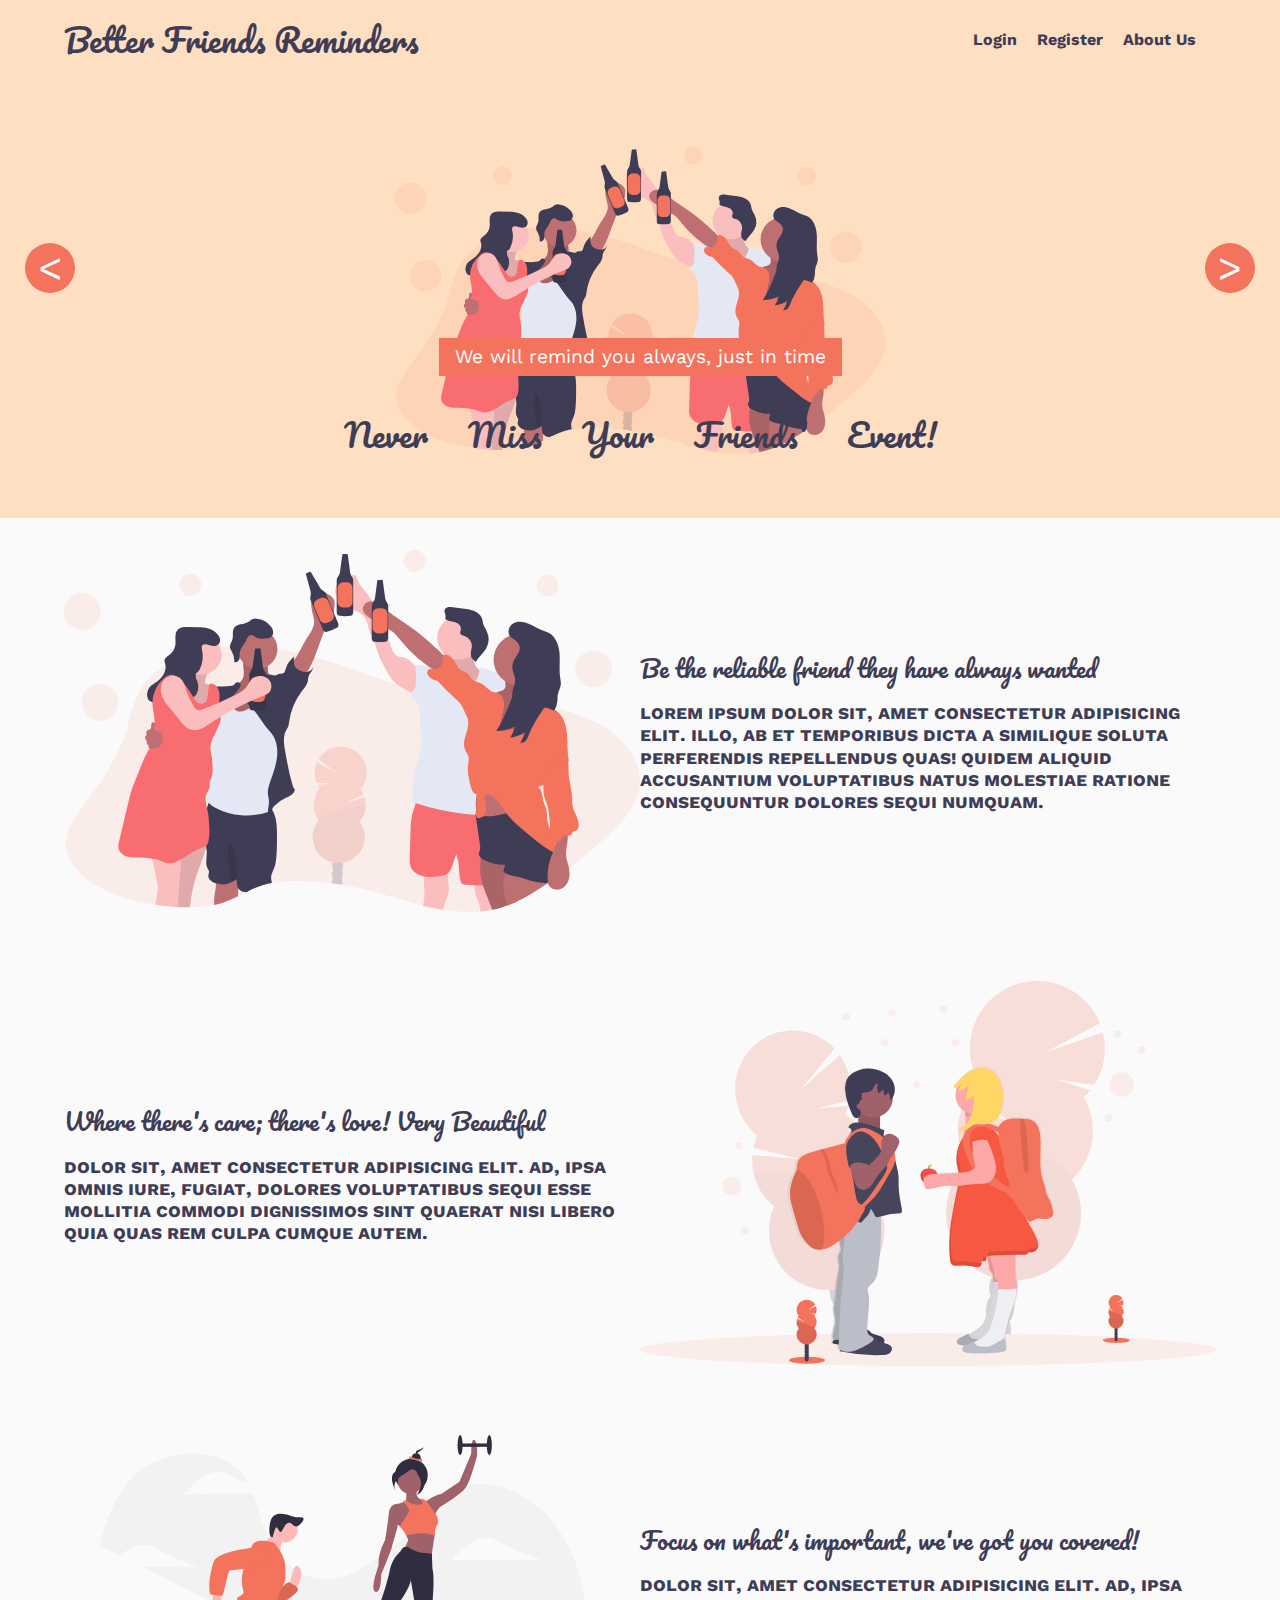
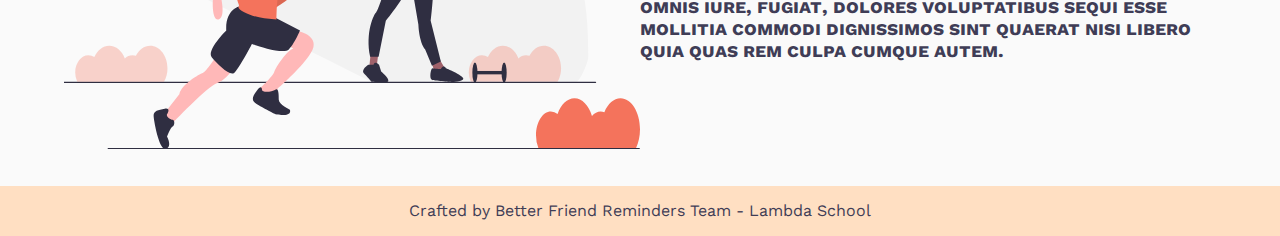
<file: index.html>
<!DOCTYPE html>
<html lang="en">
  <head>
    <meta charset="UTF-8" />
    <meta name="viewport" content="width=device-width, initial-scale=1.0" />
    <meta http-equiv="X-UA-Compatible" content="ie=edge" />
    <link href="https://fonts.googleapis.com/css?family=Pacifico|Work+Sans&display=swap" rel="stylesheet" />
    />
    <link rel="stylesheet" href="CSS/index.css" />
    <script src="main.js" defer></script>
    <script src="Carousel/Carousel.js" defer></script>
    <title>Better Friends Reminders</title>
  </head>
  <body>
    <header>
        <div class="nav-toggle">
          <div class="bar"></div>
          <div class="bar"></div>
          <div class="bar"></div>
        </div>
      <section class="nav-wrapper">
        <a href="/"><h1 class="logo">Better Friends Reminders</h1></a>
        <nav>
          <a href="https://silly-benz-15c701.netlify.com/">Login</a>
          <a href="https://silly-benz-15c701.netlify.com/">Register</a>
          <a href="about.html">About Us</a>
        </nav>
      </section>
      <div class="carousel">
        <div class="left-button">
          <</div> <img src="./assets/undraw_having_fun_iais.svg" />
          <img src="./assets/undraw_hire_te5y.svg" />
          <img src="./assets/undraw_true_friends_c94g.svg" />
          <img src="./assets/undraw_working_out_6psf.svg" />
          <div class="right-button">></div>
        </div>
      </div>
      <div class="header-text">
        <p>We will remind you always, just in time</p>
        <h1>Never Miss Your Friends' Event!</h1>
      </div>
    </header>
    <main class="container">
      <article class="biz-logic">
        <div class="image">
          <img src="./assets/undraw_having_fun_iais.svg" alt="Fun friends" />
        </div>
        <div class="text">
          <h2>Be the reliable friend they have always wanted</h2>
          <p>
            Lorem ipsum dolor sit, amet consectetur adipisicing elit. Illo, ab
            et temporibus dicta a similique soluta perferendis repellendus quas!
            Quidem aliquid accusantium voluptatibus natus molestiae ratione
            consequuntur dolores sequi numquam.
          </p>
        </div>
      </article>
      <article class="biz-logic even">
        <div class="image">
          <img src="./assets/undraw_true_friends_c94g.svg" alt="True Friend" />
        </div>
        <div class="text">
          <h2>
            Where there's care; there's love! Very Beautiful
          </h2>
          <p>
            Dolor sit, amet consectetur adipisicing elit. Ad, ipsa omnis iure,
            fugiat, dolores voluptatibus sequi esse mollitia commodi dignissimos
            sint quaerat nisi libero quia quas rem culpa cumque autem.
          </p>
        </div>
      </article>
      <article class="biz-logic">
        <div class="image">
          <img src="./assets/undraw_working_out_6psf.svg" alt="True Friend" />
        </div>
        <div class="text">
          <h2>
            Focus on what's important, we've got you covered!
          </h2>
          <p>
            Dolor sit, amet consectetur adipisicing elit. Ad, ipsa omnis iure,
            fugiat, dolores voluptatibus sequi esse mollitia commodi dignissimos
            sint quaerat nisi libero quia quas rem culpa cumque autem.
          </p>
        </div>
      </article>
    </main>
    <footer>
        <p>Crafted by Better Friend Reminders Team - Lambda School</p>
    </footer>
  </body>
</html>
</file>
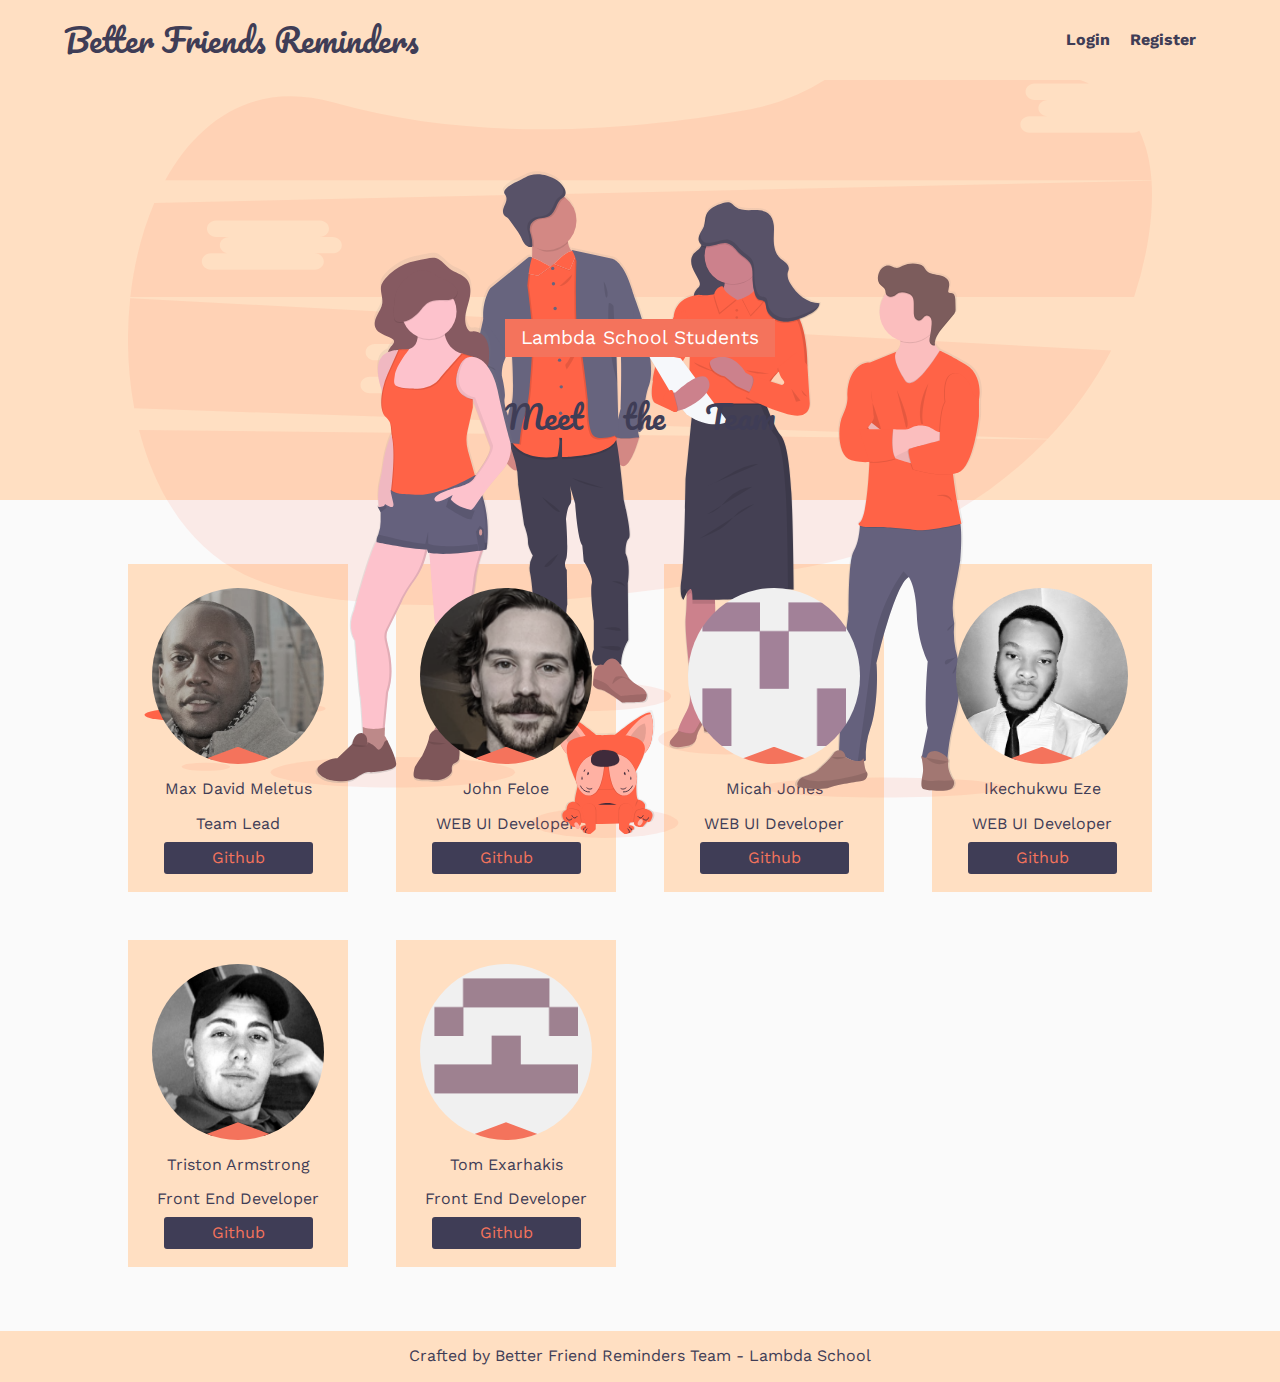
<file: about.html>
<!DOCTYPE html>
<html lang="en">

<head>
    <meta charset="UTF-8" />
    <meta name="viewport" content="width=device-width, initial-scale=1.0" />
    <meta http-equiv="X-UA-Compatible" content="ie=edge" />
    <link href="https://fonts.googleapis.com/css?family=Pacifico|Work+Sans&display=swap" rel="stylesheet" />
    <link rel="stylesheet" href="CSS/index.css" />
    <script src="about.js" defer></script>
    <script src="main.js" defer></script>
    <title>About - Better Friends Reminders</title>
</head>

<body>
    <header>
        <section class="nav-wrapper">
            <a href="/"><h1 class="logo">Better Friends Reminders</h1></a>
            <nav>
                <a href="https://silly-benz-15c701.netlify.com/">Login</a>
                <a href="https://silly-benz-15c701.netlify.com/">Register</a>
            </nav>
        <div class="nav-toggle">
          <div class="bar"></div>
          <div class="bar"></div>
          <div class="bar"></div>
        </div>
        </section>
        <div class="header-img">
        <img src="./assets/undraw_team_spirit_hrr4 (1).svg" alt="" />
        </div>
        <div class="header-text">
            <p>Lambda School Students</p>
            <h1>Meet the Team</h1>
        </div>
    </header>
    <main class="about-container">
        <article>
            <div class="image-con">
                <img src="" alt="">
            </div>
            <div class="body-con">
                <p class="name"></p>
                <p class="role"></p>
                <a href=""></a>
            </div>
        </article>
    </main>
    <footer>
        <p>Crafted by Better Friend Reminders Team - Lambda School</p>
    </footer>
</body>

</html>
</file>
<file: CSS/index.css>
/*! normalize.css v8.0.1 | MIT License | github.com/necolas/normalize.css */
/* Document
   ========================================================================== */
/**
 * 1. Correct the line height in all browsers.
 * 2. Prevent adjustments of font size after orientation changes in iOS.
 */
html {
  line-height: 1.15;
  /* 1 */
  -webkit-text-size-adjust: 100%;
  /* 2 */
}
/* Sections
   ========================================================================== */
/**
 * Remove the margin in all browsers.
 */
body {
  margin: 0;
}
/**
 * Render the `main` element consistently in IE.
 */
main {
  display: block;
}
/**
 * Correct the font size and margin on `h1` elements within `section` and
 * `article` contexts in Chrome, Firefox, and Safari.
 */
h1 {
  font-size: 2em;
  margin: 0.67em 0;
}
/* Grouping content
   ========================================================================== */
/**
 * 1. Add the correct box sizing in Firefox.
 * 2. Show the overflow in Edge and IE.
 */
hr {
  box-sizing: content-box;
  /* 1 */
  height: 0;
  /* 1 */
  overflow: visible;
  /* 2 */
}
/**
 * 1. Correct the inheritance and scaling of font size in all browsers.
 * 2. Correct the odd `em` font sizing in all browsers.
 */
pre {
  font-family: monospace, monospace;
  /* 1 */
  font-size: 1em;
  /* 2 */
}
/* Text-level semantics
   ========================================================================== */
/**
 * Remove the gray background on active links in IE 10.
 */
a {
  background-color: transparent;
}
/**
 * 1. Remove the bottom border in Chrome 57-
 * 2. Add the correct text decoration in Chrome, Edge, IE, Opera, and Safari.
 */
abbr[title] {
  border-bottom: none;
  /* 1 */
  text-decoration: underline;
  /* 2 */
  text-decoration: underline dotted;
  /* 2 */
}
/**
 * Add the correct font weight in Chrome, Edge, and Safari.
 */
b,
strong {
  font-weight: bolder;
}
/**
 * 1. Correct the inheritance and scaling of font size in all browsers.
 * 2. Correct the odd `em` font sizing in all browsers.
 */
code,
kbd,
samp {
  font-family: monospace, monospace;
  /* 1 */
  font-size: 1em;
  /* 2 */
}
/**
 * Add the correct font size in all browsers.
 */
small {
  font-size: 80%;
}
/**
 * Prevent `sub` and `sup` elements from affecting the line height in
 * all browsers.
 */
sub,
sup {
  font-size: 75%;
  line-height: 0;
  position: relative;
  vertical-align: baseline;
}
sub {
  bottom: -0.25em;
}
sup {
  top: -0.5em;
}
/* Embedded content
   ========================================================================== */
/**
 * Remove the border on images inside links in IE 10.
 */
img {
  border-style: none;
}
/* Forms
   ========================================================================== */
/**
 * 1. Change the font styles in all browsers.
 * 2. Remove the margin in Firefox and Safari.
 */
button,
input,
optgroup,
select,
textarea {
  font-family: inherit;
  /* 1 */
  font-size: 100%;
  /* 1 */
  line-height: 1.15;
  /* 1 */
  margin: 0;
  /* 2 */
}
/**
 * Show the overflow in IE.
 * 1. Show the overflow in Edge.
 */
button,
input {
  /* 1 */
  overflow: visible;
}
/**
 * Remove the inheritance of text transform in Edge, Firefox, and IE.
 * 1. Remove the inheritance of text transform in Firefox.
 */
button,
select {
  /* 1 */
  text-transform: none;
}
/**
 * Correct the inability to style clickable types in iOS and Safari.
 */
button,
[type='button'],
[type='reset'],
[type='submit'] {
  -webkit-appearance: button;
}
/**
 * Remove the inner border and padding in Firefox.
 */
button::-moz-focus-inner,
[type='button']::-moz-focus-inner,
[type='reset']::-moz-focus-inner,
[type='submit']::-moz-focus-inner {
  border-style: none;
  padding: 0;
}
/**
 * Restore the focus styles unset by the previous rule.
 */
button:-moz-focusring,
[type='button']:-moz-focusring,
[type='reset']:-moz-focusring,
[type='submit']:-moz-focusring {
  outline: 1px dotted ButtonText;
}
/**
 * Correct the padding in Firefox.
 */
fieldset {
  padding: 0.35em 0.75em 0.625em;
}
/**
 * 1. Correct the text wrapping in Edge and IE.
 * 2. Correct the color inheritance from `fieldset` elements in IE.
 * 3. Remove the padding so developers are not caught out when they zero out
 *    `fieldset` elements in all browsers.
 */
legend {
  box-sizing: border-box;
  /* 1 */
  color: inherit;
  /* 2 */
  display: table;
  /* 1 */
  max-width: 100%;
  /* 1 */
  padding: 0;
  /* 3 */
  white-space: normal;
  /* 1 */
}
/**
 * Add the correct vertical alignment in Chrome, Firefox, and Opera.
 */
progress {
  vertical-align: baseline;
}
/**
 * Remove the default vertical scrollbar in IE 10+.
 */
textarea {
  overflow: auto;
}
/**
 * 1. Add the correct box sizing in IE 10.
 * 2. Remove the padding in IE 10.
 */
[type='checkbox'],
[type='radio'] {
  box-sizing: border-box;
  /* 1 */
  padding: 0;
  /* 2 */
}
/**
 * Correct the cursor style of increment and decrement buttons in Chrome.
 */
[type='number']::-webkit-inner-spin-button,
[type='number']::-webkit-outer-spin-button {
  height: auto;
}
/**
 * 1. Correct the odd appearance in Chrome and Safari.
 * 2. Correct the outline style in Safari.
 */
[type='search'] {
  -webkit-appearance: textfield;
  /* 1 */
  outline-offset: -2px;
  /* 2 */
}
/**
 * Remove the inner padding in Chrome and Safari on macOS.
 */
[type='search']::-webkit-search-decoration {
  -webkit-appearance: none;
}
/**
 * 1. Correct the inability to style clickable types in iOS and Safari.
 * 2. Change font properties to `inherit` in Safari.
 */
::-webkit-file-upload-button {
  -webkit-appearance: button;
  /* 1 */
  font: inherit;
  /* 2 */
}
/* Interactive
   ========================================================================== */
/*
 * Add the correct display in Edge, IE 10+, and Firefox.
 */
details {
  display: block;
}
/*
 * Add the correct display in all browsers.
 */
summary {
  display: list-item;
}
/* Misc
   ========================================================================== */
/**
 * Add the correct display in IE 10+.
 */
template {
  display: none;
}
/**
 * Add the correct display in IE 10.
 */
[hidden] {
  display: none;
}
*,
html,
*:before,
*:after {
  box-sizing: border-box;
}
body {
  font-family: 'Work Sans', sans-serif;
  background: #fafafa;
  color: #3f3d56;
}
h1,
h2 {
  font-family: 'Pacifico', cursive;
  font-weight: 300;
}
header {
  width: 100%;
  display: flex;
  flex-direction: column;
  position: relative;
}
header .nav-wrapper {
  display: grid;
  grid-auto-flow: column;
  position: fixed;
  width: 100%;
  top: 0;
  z-index: 999;
  padding: 0 5vw;
  background: #ffdfc2;
  align-items: center;
}
@media (max-width: 800px) {
  header .nav-wrapper {
    grid-auto-flow: row;
    justify-content: center;
  }
}
@media (max-width: 800px) {
  header .nav-wrapper {
    grid-auto-flow: row;
  }
}
header .nav-wrapper a {
  text-decoration: none;
  text-align: center;
  color: inherit;
}
header .nav-wrapper a .logo {
  justify-self: start;
}
header .nav-wrapper a {
  text-decoration: none;
  text-align: start;
  color: inherit;
}
header .nav-wrapper a .logo {
  justify-self: start;
}
@media (max-width: 500px) {
  header .nav-wrapper a {
    margin-right: 3rem;
  }
}
header .nav-wrapper nav {
  justify-self: flex-end;
  display: flex;
}
@media (max-width: 800px) {
  header .nav-wrapper nav {
    justify-self: center;
    text-align: center;
  }
}
@media (max-width: 500px) {
  header .nav-wrapper nav {
    justify-self: center;
    flex-direction: column;
    width: 100%;
    padding-bottom: 2rem;
    display: none;
  }
  header .nav-wrapper nav.active {
    display: flex;
  }
}
header .nav-wrapper nav a {
  font-weight: bold;
  margin-right: 20px;
  display: block;
  color: #3f3d56;
  text-decoration: none;
}
header .nav-wrapper nav a:hover {
  color: #f4735c;
  font-size: 1.2rem;
}
@media (max-width: 500px) {
  header .nav-wrapper nav a {
    margin-right: unset;
    display: block;
    background: #c3b7b1;
    margin-bottom: 0.4rem;
    text-align: center;
    padding: 0.5rem 0;
  }
}
header .nav-toggle {
  z-index: 1001;
  position: fixed;
  top: 6%;
  right: 4%;
  width: 50px;
  display: none;
}
header .nav-toggle .bar {
  height: 4px;
  width: 30px;
  background: black;
  margin-bottom: 5px;
}
header .nav-toggle.active .bar {
  position: absolute;
  top: 50%;
}
header .nav-toggle.active .bar:nth-child(1) {
  transform: rotate(-45deg);
}
header .nav-toggle.active .bar:nth-child(2) {
  display: none;
}
header .nav-toggle.active .bar:nth-child(3) {
  transform: rotate(45deg);
}
@media (max-width: 500px) {
  header .nav-toggle {
    display: block;
  }
}
header .header-img {
  height: 500px;
  width: 100%;
  background: #ffdfc2;
  padding: 4rem 10vw;
  display: grid;
  justify-content: center;
}
@media (max-width: 500px) {
  header .header-img {
    margin-top: 4rem;
  }
}
header .header-img img {
  width: 100%;
  object-fit: fill;
  height: 100%;
}
header .header-text {
  position: absolute;
  color: #57b894;
  top: 60%;
  padding: 0 5vw;
  width: 100%;
  display: flex;
  text-align: center;
  flex-direction: column;
  align-items: center;
}
@media (max-width: 500px) {
  header .header-text {
    top: 70%;
  }
}
header .header-text h1 {
  word-spacing: 2rem;
  color: #3f3d56;
}
@media (max-width: 500px) {
  header .header-text h1 {
    font-size: 1.2rem;
    word-spacing: unset;
  }
}
header .header-text p {
  padding: 0.5rem 1rem;
  background-color: #f4735c;
  color: white;
  font-size: 1.2rem;
}
main.container .biz-logic {
  display: flex;
  padding: 2rem 4rem;
  flex-wrap: wrap;
  align-items: center;
}
main.container .biz-logic.even {
  flex-direction: row-reverse;
}
main.container .biz-logic .image {
  flex: 1 1 300px;
  max-width: 600px;
}
main.container .biz-logic .image img {
  width: 100%;
}
main.container .biz-logic .text {
  flex: 1 1 300px;
  max-width: 600px;
}
main.container .biz-logic .text p {
  font-size: 1.2rem;
  font-weight: bold;
  font-variant: all-petite-caps;
}
main.about-container {
  display: grid;
  grid-template-columns: repeat(auto-fit, minmax(200px, 1fr));
  grid-gap: 3rem;
  padding: 4rem 10vw;
}
main.about-container article {
  padding: 1.5rem;
  text-align: center;
  background: #ffdfc2;
}
main.about-container article .body-con a {
  background: #3f3d56;
  padding: 0.4rem 3rem;
  color: #f4735c;
  text-decoration: none;
  border-radius: 3px;
}
main.about-container article .body-con a:hover {
  background-color: #f4735c;
  color: #3f3d56;
}
main.about-container article .image-con {
  border-radius: 50%;
  overflow: hidden;
  position: relative;
}
main.about-container article .image-con:after {
  content: '';
  background: #f4735c;
  width: 100%;
  left: 0;
  height: 100%;
  top: 90%;
  z-index: 10;
  position: absolute;
  clip-path: polygon(50% 0%, 83% 12%, 100% 43%, 94% 78%, 68% 100%, 32% 100%, 6% 78%, 0% 43%, 17% 12%);
}
main.about-container article .image-con img {
  width: 100%;
  object-fit: cover;
  height: auto;
  filter: grayscale(0.7);
}
.carousel {
  display: flex;
  place-items: center;
  position: relative;
  height: 500px;
  width: 100%;
  background: #ffdfc2;
  padding: 4rem 10vw;
  padding-top: 8rem;
}
@media (max-width: 500px) {
  .carousel {
    margin-top: 4rem;
  }
}
.carousel .left-button,
.carousel .right-button {
  display: flex;
  justify-content: center;
  align-items: center;
  color: white;
  background-color: #f4735c;
  font-size: 40px;
  border-radius: 50%;
  position: absolute;
  width: 50px;
  height: 50px;
  cursor: pointer;
}
.carousel .left-button:hover,
.carousel .right-button:hover {
  color: #f4735c;
  background-color: white;
  border: 2px solid #f4735c;
}
.carousel .left-button {
  top: 50%;
  left: 25px;
  transform: translate(0, -50%);
}
.carousel .right-button {
  top: 50%;
  right: 25px;
  transform: translate(0, -50%);
}
.carousel img {
  width: 100%;
  object-fit: fill;
  height: 100%;
  opacity: 0.2;
  transition: all 500ms ease-out;
  display: none;
}
.carousel img.active {
  opacity: 1;
  display: block;
}
footer {
  display: flex;
  justify-content: center;
  text-align: center;
  background-color: #ffdfc2;
}
</file>
